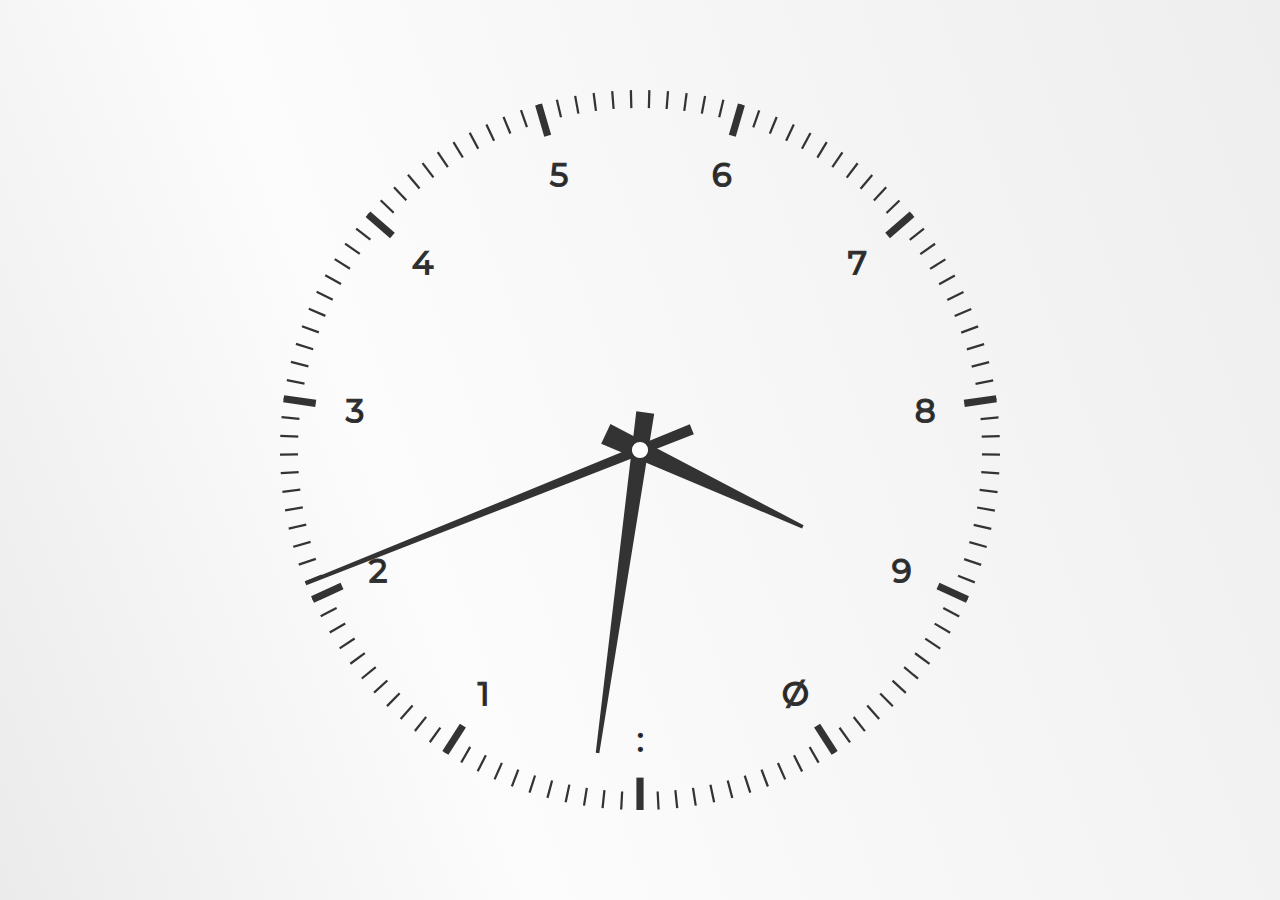
<file: platforms/ios/www/index.html>
<!DOCTYPE html>
<html>
  <head>
    <meta charset="utf-8">
    <meta name="viewport" content="initial-scale=1, maximum-scale=1, user-scalable=no, width=device-width">
    <title></title>

    <link href="lib/ionic/css/ionic.css" rel="stylesheet">
	<link href="css/d3clock.css" rel="stylesheet">
	<link href='http://fonts.googleapis.com/css?family=Montserrat:400,700' rel='stylesheet' type='text/css'>
    <link href="css/style.css" rel="stylesheet">

    <!-- IF using Sass (run gulp sass first), then uncomment below and remove the CSS includes above
    <link href="css/ionic.app.css" rel="stylesheet">
    -->

    <!-- ionic/angularjs js -->
    <script src="lib/ionic/js/ionic.bundle.js"></script>

    <!-- d3 js -->
    <script src="lib/d3.v3.min.js"></script>

    <!-- cordova script (this will be a 404 during development) -->
    <script src="cordova.js"></script>

    <!-- your app's js -->
	<script src="js/app.js"></script>

    <!-- your app's js -->
    <script src="js/d3clock.js"></script>
  </head>
  <body ng-app="Watch" class="platform-ios platform-cordova platform-webview">

    <ion-pane>
      <!--<ion-header-bar class="bar-stable">
        <h1 class="title">undecimalclock</h1>
		</ion-header-bar> -->
	  <ion-content scroll="false">
		  <div class="d3clock-wrapper" create-clock></div>
      </ion-content>
    </ion-pane>
  </body>
</html>
</file>
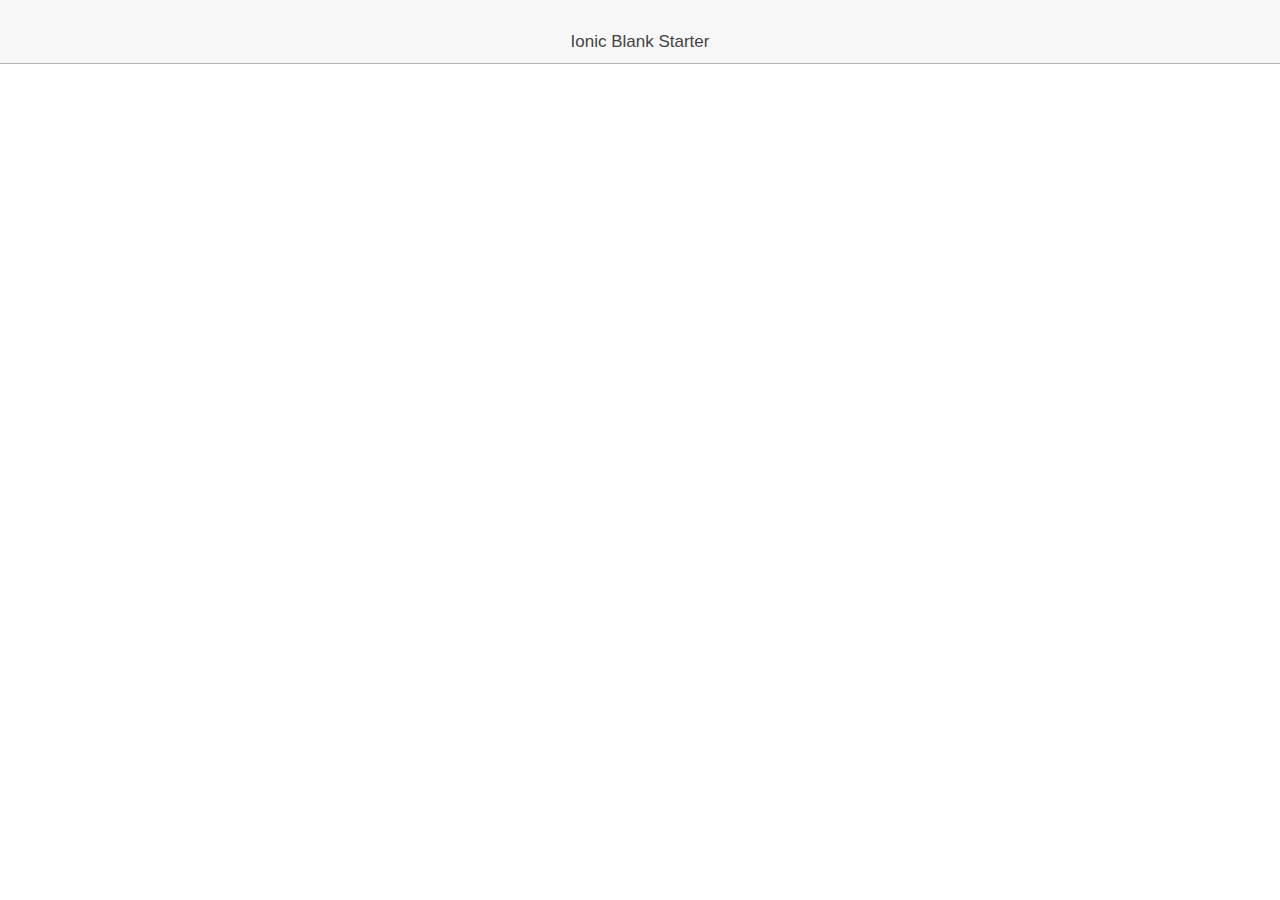
<file: undecimalclockApp/platforms/ios/www/index.html>
<!DOCTYPE html>
<html>
  <head>
    <meta charset="utf-8">
    <meta name="viewport" content="initial-scale=1, maximum-scale=1, user-scalable=no, width=device-width">
    <title></title>

    <link href="lib/ionic/css/ionic.css" rel="stylesheet">
    <link href="css/style.css" rel="stylesheet">

    <!-- IF using Sass (run gulp sass first), then uncomment below and remove the CSS includes above
    <link href="css/ionic.app.css" rel="stylesheet">
    -->

    <!-- ionic/angularjs js -->
    <script src="lib/ionic/js/ionic.bundle.js"></script>

    <!-- cordova script (this will be a 404 during development) -->
    <script src="cordova.js"></script>

    <!-- your app's js -->
    <script src="js/app.js"></script>
  </head>
  <body ng-app="starter" class="platform-ios platform-cordova platform-webview">

    <ion-pane>
      <ion-header-bar class="bar-stable">
        <h1 class="title">Ionic Blank Starter</h1>
      </ion-header-bar>
      <ion-content>
      </ion-content>
    </ion-pane>
  </body>
</html>
</file>
<file: platforms/ios/www/css/d3clock.css>
/* @override 
	http://192.168.1.13:8100/css/d3clock.css */


ion-content {
	/*background-color: red !important;*/
		background: linear-gradient(70deg, #ebebeb 0%, #fcfcfc 33.3%, #efeeee 100%) #fff !important;
	
}
.d3clock-wrapper {
  text-align: center;
  color: #333;
  height: 100%;
  width: 100%;
  margin: 0px;
  padding: 0px;
  position:  relative;
}


svg {
	margin-left:auto;
	margin-right: auto;
	display: block;
	position:relative;
	top:50%;
	left: 0px;
	stroke: #333;
	font-family: 'Montserrat', sans-serif;
}

#rim {
  fill: none;
  stroke: #999;
  stroke-width: 3px;
}


.hand {
	stroke-width: 2;
	fill: #333;
	stroke:  #333;
}
	
.undecsmall-hand{
}

.undecmedium-hand{
}

.undeclarge-hand{
}

.hands-cover{
	stroke-width:1;
	fill:#FFF;
	stroke: #FFF;
}

.undecsmall-tick{
	stroke-width:1.25;
	fill:#333;	
}

.undeclarge-tick{
	stroke-width:4; 
}

.second-label{
	font-size: 12px;
}

.hour-label{
	font-size: 18px;
}
</file>
<file: platforms/ios/www/css/style.css>
/* Empty. Add your own CSS if you like */
</file>
<file: undecimalclockApp/platforms/ios/www/css/style.css>
/* Empty. Add your own CSS if you like */
</file>
